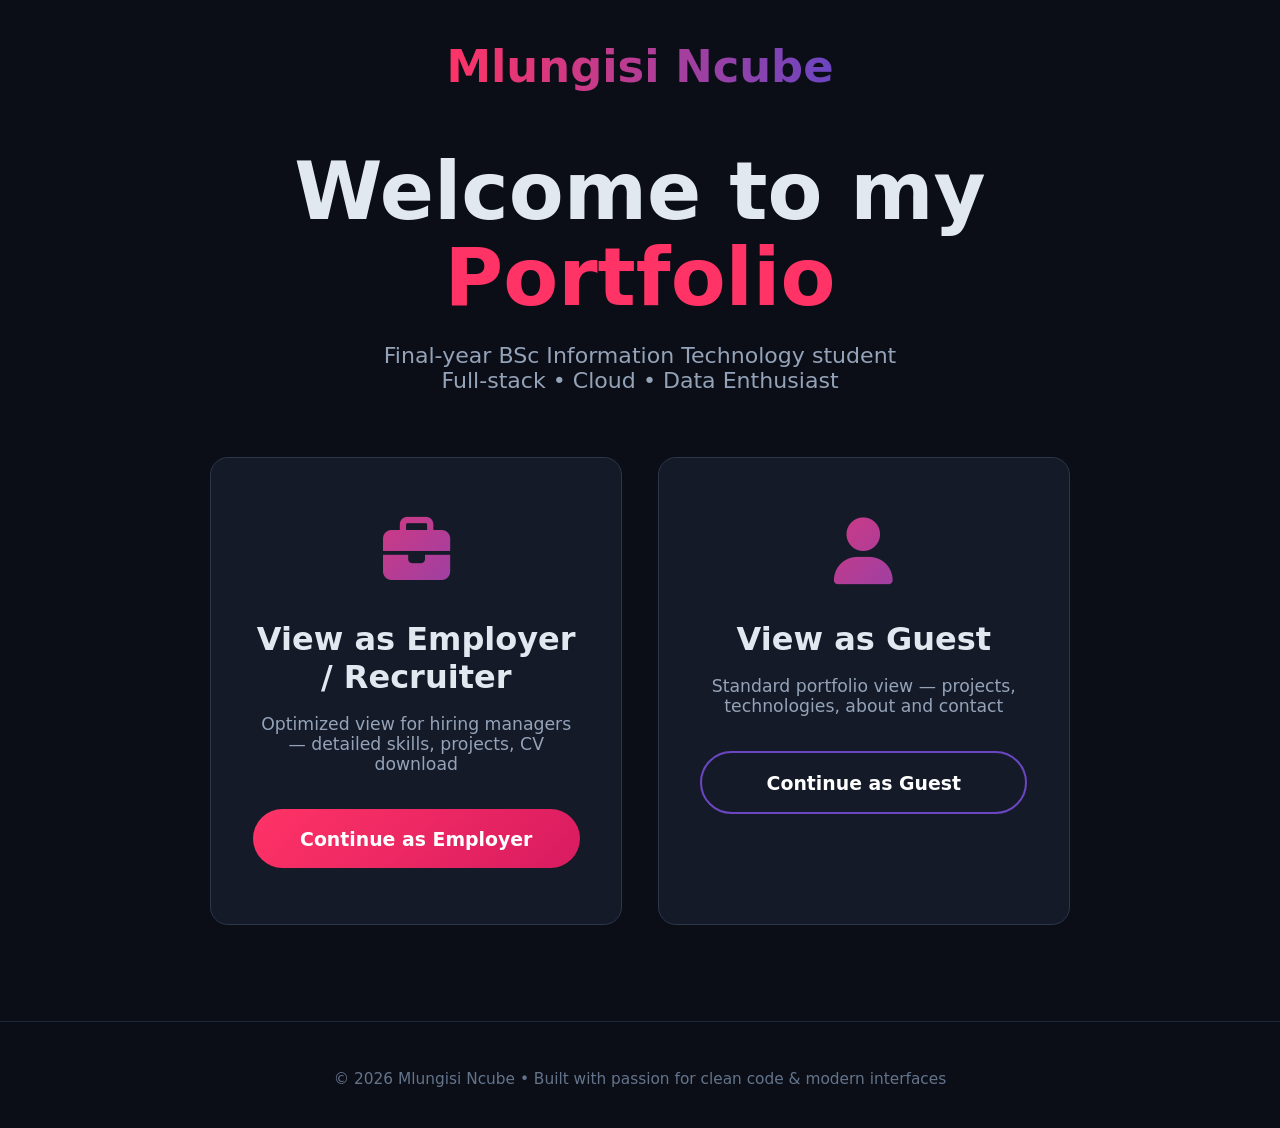
<file: Landing.html>
<!DOCTYPE html>
<html lang="en">
<head>
  <meta charset="UTF-8" />
  <meta name="viewport" content="width=device-width, initial-scale=1.0"/>
  <title>Mlungisi Ncube • Portfolio</title>

  <link rel="stylesheet" href="https://cdnjs.cloudflare.com/ajax/libs/font-awesome/6.5.0/css/all.min.css" />

  <style>
    :root {
      --bg: #0b0e17;
      --card: #141a28;
      --text: #e2e8f0;
      --accent: #ff3366;
      --accent2: #6b46c1;
      --gray: #94a3b8;
      --border: #2d3748;
    }

    * { margin:0; padding:0; box-sizing:border-box; }

    body {
      background: var(--bg);
      color: var(--text);
      font-family: 'Segoe UI', system-ui, sans-serif;
      min-height: 100vh;
      display: flex;
      flex-direction: column;
    }

    .container {
      max-width: 1240px;
      margin: 0 auto;
      padding: 0 5%;
    }

    header {
      padding: 2.5rem 0 1.5rem;
      text-align: center;
    }

    .logo {
      font-size: 2.8rem;
      font-weight: 700;
    }

    .logo span {
      background: linear-gradient(90deg, var(--accent), var(--accent2));
      -webkit-background-clip: text;
      -webkit-text-fill-color: transparent;
    }

    main {
      flex: 1;
      display: flex;
      align-items: center;
      padding: 2rem 0 6rem;
    }

    .landing-content {
      text-align: center;
      max-width: 860px;
      margin: 0 auto;
    }

    h1 {
      font-size: clamp(2.8rem, 7.5vw, 5rem);
      line-height: 1.08;
      margin-bottom: 1.3rem;
    }

    h1 span { color: var(--accent); }

    .subtitle {
      font-size: 1.38rem;
      color: var(--gray);
      margin-bottom: 4rem;
      max-width: 680px;
      margin-left: auto;
      margin-right: auto;
    }

    .choice-grid {
      display: grid;
      grid-template-columns: repeat(auto-fit, minmax(360px, 1fr));
      gap: 2.2rem;
    }

    .choice-card {
      background: var(--card);
      border: 1px solid var(--border);
      border-radius: 18px;
      padding: 3.5rem 2.6rem;
      transition: all 0.4s ease;
      cursor: pointer;
    }

    .choice-card:hover {
      transform: translateY(-12px);
      border-color: var(--accent);
      box-shadow: 0 24px 56px rgba(255,51,102,0.2);
    }

    .choice-icon {
      font-size: 4.2rem;
      margin-bottom: 1.8rem;
      background: linear-gradient(135deg, var(--accent), var(--accent2));
      -webkit-background-clip: text;
      -webkit-text-fill-color: transparent;
    }

    .choice-card h2 {
      font-size: 2rem;
      margin-bottom: 1.1rem;
    }

    .choice-card p {
      color: var(--gray);
      font-size: 1.08rem;
      margin-bottom: 2.2rem;
    }

    .btn-big {
      display: block;
      width: 100%;
      padding: 1.15rem;
      font-size: 1.18rem;
      font-weight: 600;
      border-radius: 50px;
      transition: all 0.35s;
      border: none;
      cursor: pointer;
    }

    .btn-employer {
      background: linear-gradient(135deg, var(--accent), #d81b60);
      color: white;
    }

    .btn-employer:hover {
      transform: translateY(-2px);
      box-shadow: 0 14px 36px rgba(255,51,102,0.38);
    }

    .btn-guest {
      background: transparent;
      border: 2px solid var(--accent2);
      color: white;
    }

    .btn-guest:hover {
      background: var(--accent2);
      border-color: var(--accent2);
    }

    /* Modal */
    #consent-modal {
      position: fixed;
      inset: 0;
      background: rgba(0,0,0,0.78);
      display: none;
      align-items: center;
      justify-content: center;
      z-index: 1000;
    }

    .modal-box {
      background: var(--card);
      border-radius: 18px;
      padding: 2.8rem 2.4rem;
      max-width: 500px;
      width: 92%;
      text-align: center;
      border: 1px solid var(--border);
      box-shadow: 0 20px 60px rgba(0,0,0,0.7);
    }

    .modal-box h3 {
      font-size: 1.65rem;
      margin-bottom: 1.3rem;
    }

    .modal-box p {
      color: var(--gray);
      margin-bottom: 2.2rem;
      font-size: 1.05rem;
    }

    .modal-buttons {
      display: flex;
      gap: 1.2rem;
      justify-content: center;
      flex-wrap: wrap;
    }

    .btn-yes, .btn-no {
      padding: 0.95rem 2.2rem;
      border-radius: 50px;
      font-weight: 600;
      cursor: pointer;
      border: none;
    }

    .btn-yes {
      background: var(--accent);
      color: white;
    }

    .btn-no {
      background: transparent;
      border: 2px solid var(--gray);
      color: var(--gray);
    }

    .btn-yes:hover { opacity: 0.92; transform: scale(1.04); }
    .btn-no:hover  { border-color: white; color: white; }

    footer {
      padding: 3rem 0 2.5rem;
      text-align: center;
      color: #64748b;
      font-size: 0.96rem;
      border-top: 1px solid #1e293b;
    }
  </style>
</head>
<body>

<header>
  <div class="container">
    <div class="logo">
      <span>Mlungisi Ncube</span>
    </div>
  </div>
</header>

<main>
  <div class="container">
    <div class="landing-content">
      <h1>Welcome to my <span>Portfolio</span></h1>
      <p class="subtitle">
        Final-year BSc Information Technology student<br>
        Full-stack • Cloud • Data Enthusiast
      </p>

      <div class="choice-grid">
        <div class="choice-card" onclick="showConsentModal()">
          <div class="choice-icon"><i class="fas fa-briefcase"></i></div>
          <h2>View as Employer / Recruiter</h2>
          <p>Optimized view for hiring managers — detailed skills, projects, CV download</p>
          <div class="btn-big btn-employer">Continue as Employer</div>
        </div>

        <div class="choice-card" onclick="goToMainPage()">
          <div class="choice-icon"><i class="fas fa-user"></i></div>
          <h2>View as Guest</h2>
          <p>Standard portfolio view — projects, technologies, about and contact</p>
          <div class="btn-big btn-guest">Continue as Guest</div>
        </div>
      </div>
    </div>
  </div>
</main>

<!-- Consent Modal -->
<div id="consent-modal">
  <div class="modal-box">
    <h3>Notify portfolio owner?</h3>
    <p>
      Would you like Mlungisi Ncube to be notified that an employer / recruiter visited his portfolio?<br>
      <small>(Only basic visit info — no personal data is shared)</small>
    </p>

    <div class="modal-buttons">
      <button class="btn-yes" onclick="notifyYes()">Yes, notify him</button>
      <button class="btn-no" onclick="notifyNo()">No thanks</button>
    </div>
  </div>
</div>

<footer>
  <div class="container">
    <p>© 2026 Mlungisi Ncube • Built with passion for clean code & modern interfaces</p>
  </div>
</footer>

<script>

const MAIN_PAGE = 'index.html';

function showConsentModal() {
  document.getElementById('consent-modal').style.display = 'flex';
}

function notifyYes() {
  // This is where real notification would happen (future step)
  console.log("[EMPLOYER VISIT DETECTED] → Notification consent = YES");
  alert("Thank you!\nThe portfolio owner has been notified of your visit.");
  goToMainPage();
}

function notifyNo() {
  console.log("[EMPLOYER VISIT DETECTED] → Notification consent = NO");
  goToMainPage();
}

function goToMainPage() {
  window.location.href = MAIN_PAGE;
}

// Close modal when clicking outside the box
document.getElementById('consent-modal').addEventListener('click', function(e) {
  if (e.target === this) {
    notifyNo();
  }
});
</script>

</body>
</html>
</file>
